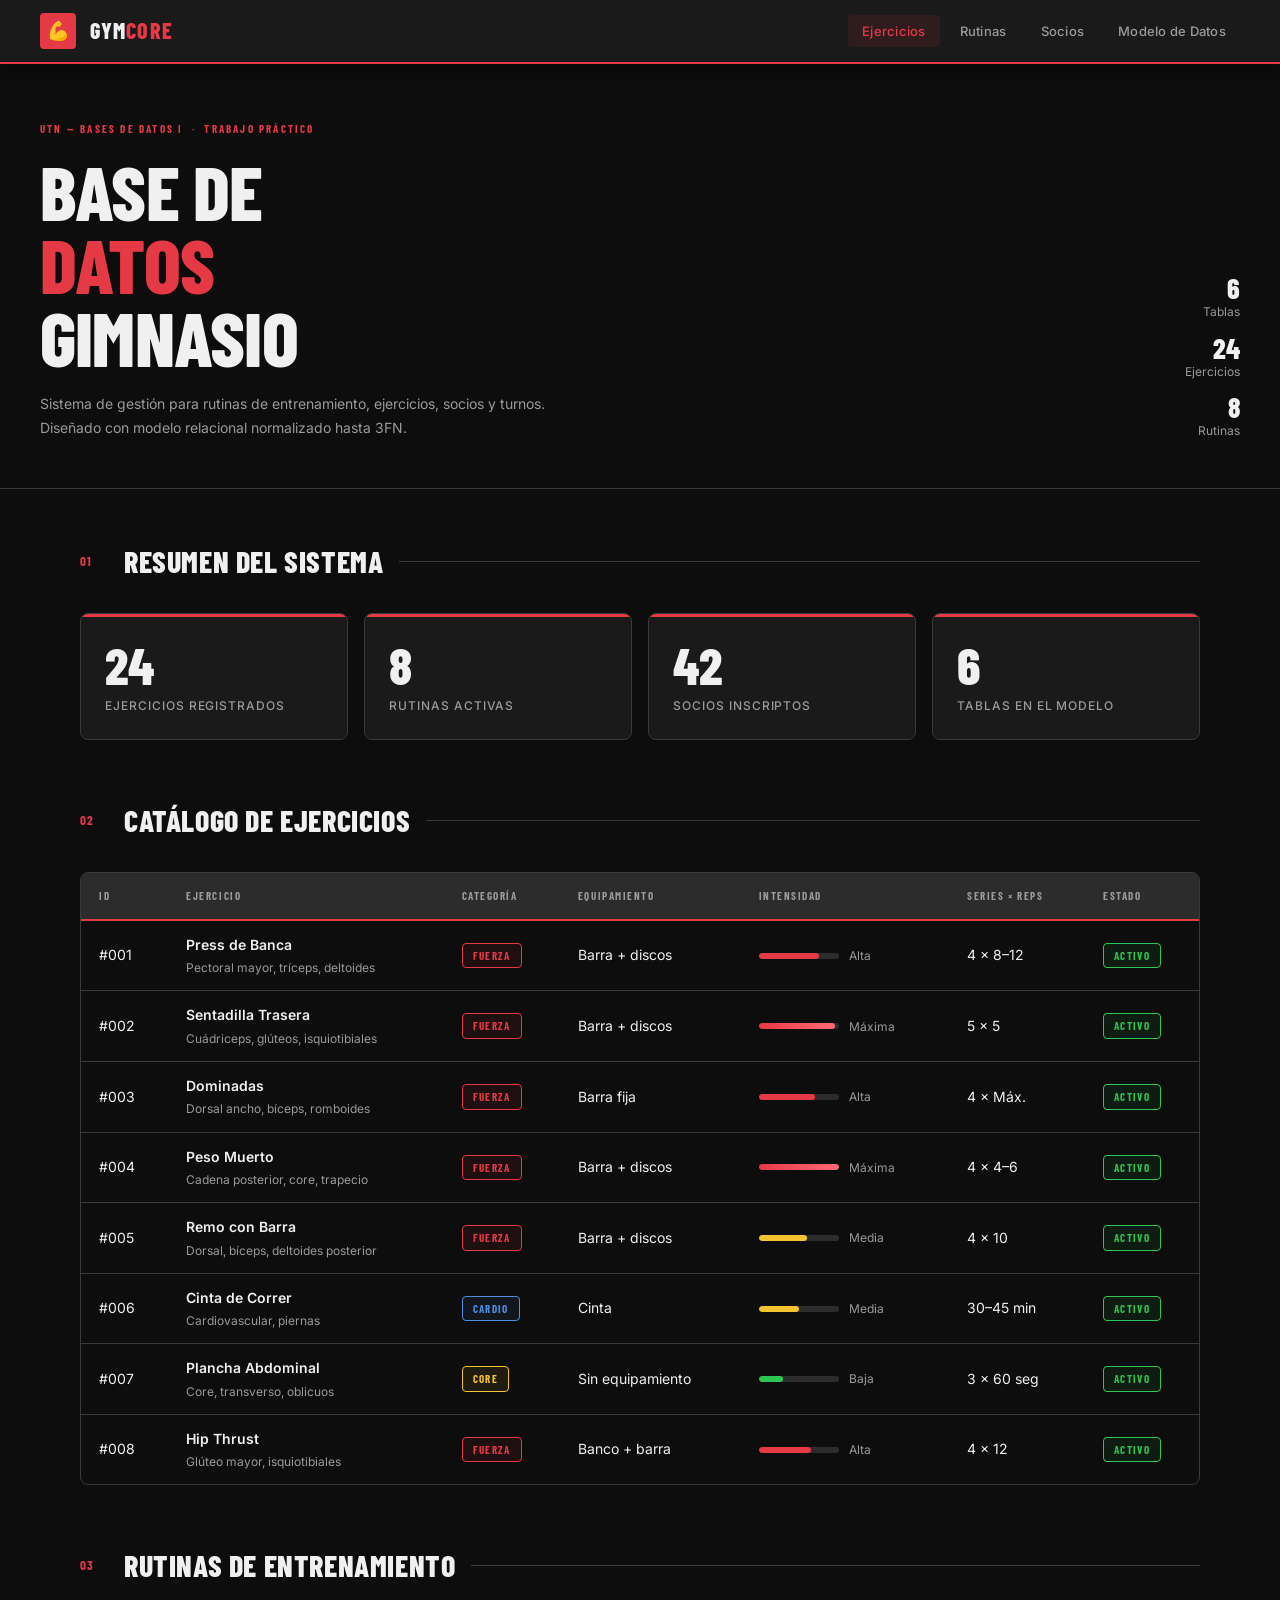
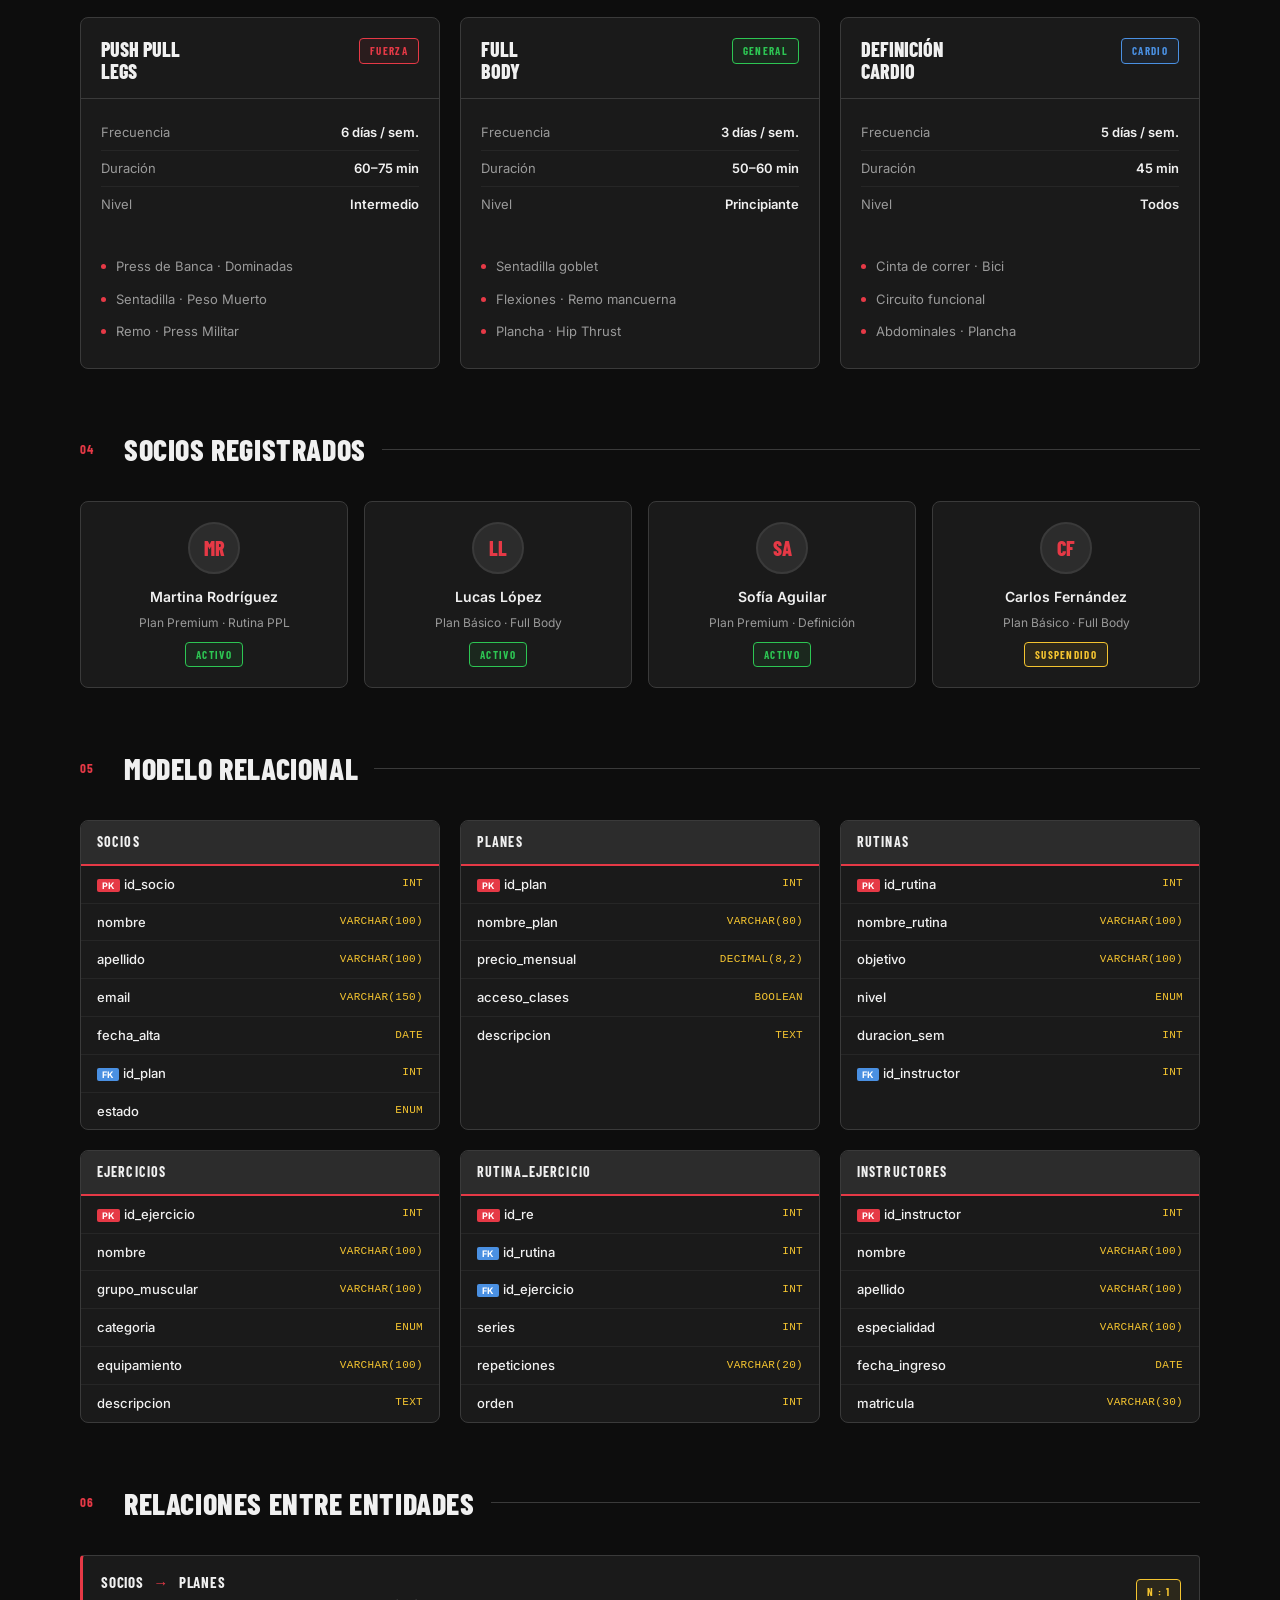
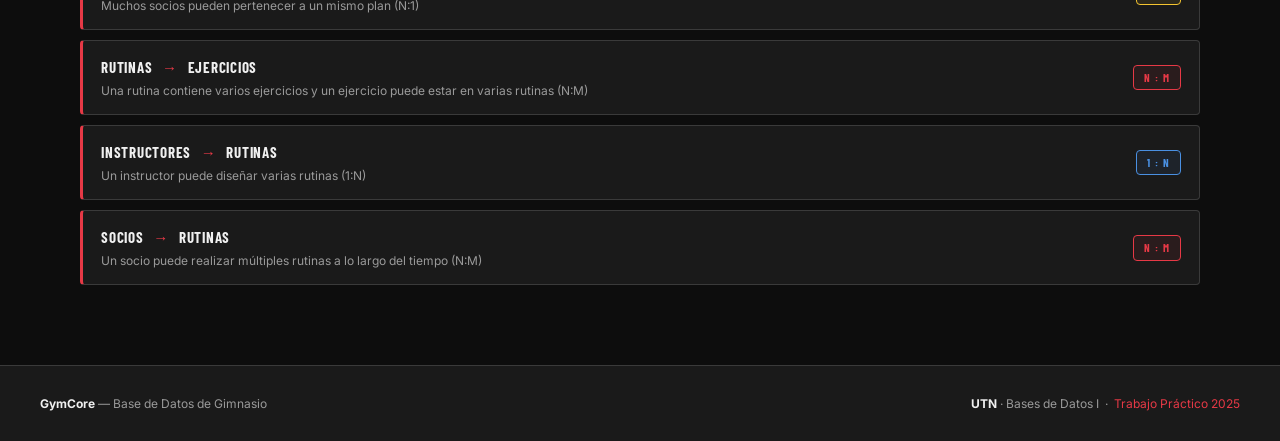
<file: JASON_CODIGO/index.html>
<!DOCTYPE html>
<html lang="es">
<head>
  <meta charset="UTF-8" />
  <meta name="viewport" content="width=device-width, initial-scale=1.0" />
  <title>Base de Datos – GymCore | UTN</title>
  <link rel="stylesheet" href="gimnasio.css" />
</head>
<body>

  <!-- ══════════════════════════════════════
       HEADER
  ══════════════════════════════════════ -->
  <header>
    <div class="header-logo">
      <div class="logo-icono">💪</div>
      <span class="logo-texto">Gym<span>Core</span></span>
    </div>
    <nav class="header-nav">
      <a href="#ejercicios" class="activo">Ejercicios</a>
      <a href="#rutinas">Rutinas</a>
      <a href="#socios">Socios</a>
      <a href="#modelo">Modelo de Datos</a>
    </nav>
  </header>

  <!-- ══════════════════════════════════════
       HERO
  ══════════════════════════════════════ -->
  <div class="hero">
    <div>
      <p class="hero-eyebrow">UTN — Bases de Datos I &nbsp;·&nbsp; Trabajo Práctico</p>
      <h1>Base de<br /><em>Datos</em><br />Gimnasio</h1>
      <p class="hero-subtitulo">
        Sistema de gestión para rutinas de entrenamiento, ejercicios, socios y turnos.
        Diseñado con modelo relacional normalizado hasta 3FN.
      </p>
    </div>
    <div class="hero-meta">
      <div class="hero-meta-item">
        <strong>6</strong>Tablas
      </div>
      <div class="hero-meta-item">
        <strong>24</strong>Ejercicios
      </div>
      <div class="hero-meta-item">
        <strong>8</strong>Rutinas
      </div>
    </div>
  </div>

  <!-- ══════════════════════════════════════
       MAIN
  ══════════════════════════════════════ -->
  <main>

    <!-- ── Estadísticas generales ── -->
    <section>
      <div class="seccion-titulo">
        <span class="seccion-num">01</span>
        <h2>Resumen del Sistema</h2>
      </div>

      <div class="stats-grid">
        <div class="stat-card">
          <div class="stat-numero">24</div>
          <div class="stat-label">Ejercicios registrados</div>
        </div>
        <div class="stat-card">
          <div class="stat-numero">8</div>
          <div class="stat-label">Rutinas activas</div>
        </div>
        <div class="stat-card">
          <div class="stat-numero">42</div>
          <div class="stat-label">Socios inscriptos</div>
        </div>
        <div class="stat-card">
          <div class="stat-numero">6</div>
          <div class="stat-label">Tablas en el modelo</div>
        </div>
      </div>
    </section>

    <!-- ── Catálogo de ejercicios ── -->
    <section id="ejercicios">
      <div class="seccion-titulo">
        <span class="seccion-num">02</span>
        <h2>Catálogo de Ejercicios</h2>
      </div>

      <div class="tabla-wrapper">
        <table>
          <thead>
            <tr>
              <th>ID</th>
              <th>Ejercicio</th>
              <th>Categoría</th>
              <th>Equipamiento</th>
              <th>Intensidad</th>
              <th>Series × Reps</th>
              <th>Estado</th>
            </tr>
          </thead>
          <tbody>

            <tr>
              <td>#001</td>
              <td>
                <div class="ejercicio-nombre">Press de Banca</div>
                <div class="ejercicio-musculo">Pectoral mayor, tríceps, deltoides</div>
              </td>
              <td><span class="tag tag-rojo">Fuerza</span></td>
              <td>Barra + discos</td>
              <td>
                <div class="barra-wrap">
                  <div class="barra-intensidad"><div class="barra-fill fill-alta" style="width:75%"></div></div>
                  <span class="barra-label">Alta</span>
                </div>
              </td>
              <td>4 × 8–12</td>
              <td><span class="tag tag-verde">Activo</span></td>
            </tr>

            <tr>
              <td>#002</td>
              <td>
                <div class="ejercicio-nombre">Sentadilla Trasera</div>
                <div class="ejercicio-musculo">Cuádriceps, glúteos, isquiotibiales</div>
              </td>
              <td><span class="tag tag-rojo">Fuerza</span></td>
              <td>Barra + discos</td>
              <td>
                <div class="barra-wrap">
                  <div class="barra-intensidad"><div class="barra-fill fill-maxima" style="width:95%"></div></div>
                  <span class="barra-label">Máxima</span>
                </div>
              </td>
              <td>5 × 5</td>
              <td><span class="tag tag-verde">Activo</span></td>
            </tr>

            <tr>
              <td>#003</td>
              <td>
                <div class="ejercicio-nombre">Dominadas</div>
                <div class="ejercicio-musculo">Dorsal ancho, bíceps, romboides</div>
              </td>
              <td><span class="tag tag-rojo">Fuerza</span></td>
              <td>Barra fija</td>
              <td>
                <div class="barra-wrap">
                  <div class="barra-intensidad"><div class="barra-fill fill-alta" style="width:70%"></div></div>
                  <span class="barra-label">Alta</span>
                </div>
              </td>
              <td>4 × Máx.</td>
              <td><span class="tag tag-verde">Activo</span></td>
            </tr>

            <tr>
              <td>#004</td>
              <td>
                <div class="ejercicio-nombre">Peso Muerto</div>
                <div class="ejercicio-musculo">Cadena posterior, core, trapecio</div>
              </td>
              <td><span class="tag tag-rojo">Fuerza</span></td>
              <td>Barra + discos</td>
              <td>
                <div class="barra-wrap">
                  <div class="barra-intensidad"><div class="barra-fill fill-maxima" style="width:100%"></div></div>
                  <span class="barra-label">Máxima</span>
                </div>
              </td>
              <td>4 × 4–6</td>
              <td><span class="tag tag-verde">Activo</span></td>
            </tr>

            <tr>
              <td>#005</td>
              <td>
                <div class="ejercicio-nombre">Remo con Barra</div>
                <div class="ejercicio-musculo">Dorsal, bíceps, deltoides posterior</div>
              </td>
              <td><span class="tag tag-rojo">Fuerza</span></td>
              <td>Barra + discos</td>
              <td>
                <div class="barra-wrap">
                  <div class="barra-intensidad"><div class="barra-fill fill-media" style="width:60%"></div></div>
                  <span class="barra-label">Media</span>
                </div>
              </td>
              <td>4 × 10</td>
              <td><span class="tag tag-verde">Activo</span></td>
            </tr>

            <tr>
              <td>#006</td>
              <td>
                <div class="ejercicio-nombre">Cinta de Correr</div>
                <div class="ejercicio-musculo">Cardiovascular, piernas</div>
              </td>
              <td><span class="tag tag-azul">Cardio</span></td>
              <td>Cinta</td>
              <td>
                <div class="barra-wrap">
                  <div class="barra-intensidad"><div class="barra-fill fill-media" style="width:50%"></div></div>
                  <span class="barra-label">Media</span>
                </div>
              </td>
              <td>30–45 min</td>
              <td><span class="tag tag-verde">Activo</span></td>
            </tr>

            <tr>
              <td>#007</td>
              <td>
                <div class="ejercicio-nombre">Plancha Abdominal</div>
                <div class="ejercicio-musculo">Core, transverso, oblicuos</div>
              </td>
              <td><span class="tag tag-amarillo">Core</span></td>
              <td>Sin equipamiento</td>
              <td>
                <div class="barra-wrap">
                  <div class="barra-intensidad"><div class="barra-fill fill-baja" style="width:30%"></div></div>
                  <span class="barra-label">Baja</span>
                </div>
              </td>
              <td>3 × 60 seg</td>
              <td><span class="tag tag-verde">Activo</span></td>
            </tr>

            <tr>
              <td>#008</td>
              <td>
                <div class="ejercicio-nombre">Hip Thrust</div>
                <div class="ejercicio-musculo">Glúteo mayor, isquiotibiales</div>
              </td>
              <td><span class="tag tag-rojo">Fuerza</span></td>
              <td>Banco + barra</td>
              <td>
                <div class="barra-wrap">
                  <div class="barra-intensidad"><div class="barra-fill fill-alta" style="width:65%"></div></div>
                  <span class="barra-label">Alta</span>
                </div>
              </td>
              <td>4 × 12</td>
              <td><span class="tag tag-verde">Activo</span></td>
            </tr>

          </tbody>
        </table>
      </div>
    </section>

    <!-- ── Rutinas ── -->
    <section id="rutinas">
      <div class="seccion-titulo">
        <span class="seccion-num">03</span>
        <h2>Rutinas de Entrenamiento</h2>
      </div>

      <div class="rutinas-grid">

        <div class="rutina-card">
          <div class="rutina-header">
            <div class="rutina-nombre">Push Pull<br />Legs</div>
            <span class="tag tag-rojo">Fuerza</span>
          </div>
          <div class="rutina-body">
            <div class="rutina-dato">
              <span class="rutina-dato-key">Frecuencia</span>
              <span class="rutina-dato-val">6 días / sem.</span>
            </div>
            <div class="rutina-dato">
              <span class="rutina-dato-key">Duración</span>
              <span class="rutina-dato-val">60–75 min</span>
            </div>
            <div class="rutina-dato">
              <span class="rutina-dato-key">Nivel</span>
              <span class="rutina-dato-val">Intermedio</span>
            </div>
          </div>
          <div class="rutina-ejercicios">
            <div class="rutina-ejercicio-item">Press de Banca · Dominadas</div>
            <div class="rutina-ejercicio-item">Sentadilla · Peso Muerto</div>
            <div class="rutina-ejercicio-item">Remo · Press Militar</div>
          </div>
        </div>

        <div class="rutina-card">
          <div class="rutina-header">
            <div class="rutina-nombre">Full<br />Body</div>
            <span class="tag tag-verde">General</span>
          </div>
          <div class="rutina-body">
            <div class="rutina-dato">
              <span class="rutina-dato-key">Frecuencia</span>
              <span class="rutina-dato-val">3 días / sem.</span>
            </div>
            <div class="rutina-dato">
              <span class="rutina-dato-key">Duración</span>
              <span class="rutina-dato-val">50–60 min</span>
            </div>
            <div class="rutina-dato">
              <span class="rutina-dato-key">Nivel</span>
              <span class="rutina-dato-val">Principiante</span>
            </div>
          </div>
          <div class="rutina-ejercicios">
            <div class="rutina-ejercicio-item">Sentadilla goblet</div>
            <div class="rutina-ejercicio-item">Flexiones · Remo mancuerna</div>
            <div class="rutina-ejercicio-item">Plancha · Hip Thrust</div>
          </div>
        </div>

        <div class="rutina-card">
          <div class="rutina-header">
            <div class="rutina-nombre">Definición<br />Cardio</div>
            <span class="tag tag-azul">Cardio</span>
          </div>
          <div class="rutina-body">
            <div class="rutina-dato">
              <span class="rutina-dato-key">Frecuencia</span>
              <span class="rutina-dato-val">5 días / sem.</span>
            </div>
            <div class="rutina-dato">
              <span class="rutina-dato-key">Duración</span>
              <span class="rutina-dato-val">45 min</span>
            </div>
            <div class="rutina-dato">
              <span class="rutina-dato-key">Nivel</span>
              <span class="rutina-dato-val">Todos</span>
            </div>
          </div>
          <div class="rutina-ejercicios">
            <div class="rutina-ejercicio-item">Cinta de correr · Bici</div>
            <div class="rutina-ejercicio-item">Circuito funcional</div>
            <div class="rutina-ejercicio-item">Abdominales · Plancha</div>
          </div>
        </div>

      </div>
    </section>

    <!-- ── Socios ── -->
    <section id="socios">
      <div class="seccion-titulo">
        <span class="seccion-num">04</span>
        <h2>Socios Registrados</h2>
      </div>

      <div class="socios-grid">

        <div class="socio-card">
          <div class="socio-avatar">MR</div>
          <div class="socio-nombre">Martina Rodríguez</div>
          <div class="socio-plan">Plan Premium · Rutina PPL</div>
          <span class="tag tag-verde">Activo</span>
        </div>

        <div class="socio-card">
          <div class="socio-avatar">LL</div>
          <div class="socio-nombre">Lucas López</div>
          <div class="socio-plan">Plan Básico · Full Body</div>
          <span class="tag tag-verde">Activo</span>
        </div>

        <div class="socio-card">
          <div class="socio-avatar">SA</div>
          <div class="socio-nombre">Sofía Aguilar</div>
          <div class="socio-plan">Plan Premium · Definición</div>
          <span class="tag tag-verde">Activo</span>
        </div>

        <div class="socio-card">
          <div class="socio-avatar">CF</div>
          <div class="socio-nombre">Carlos Fernández</div>
          <div class="socio-plan">Plan Básico · Full Body</div>
          <span class="tag tag-amarillo">Suspendido</span>
        </div>

      </div>
    </section>

    <!-- ── Modelo de datos (ERD) ── -->
    <section id="modelo">
      <div class="seccion-titulo">
        <span class="seccion-num">05</span>
        <h2>Modelo Relacional</h2>
      </div>

      <div class="er-grid">

        <!-- SOCIOS -->
        <div class="er-tabla">
          <div class="er-tabla-nombre">Socios</div>
          <div class="er-campo">
            <div>
              <span class="pk-badge">PK</span>
              <span class="er-campo-nombre"> id_socio</span>
            </div>
            <span class="er-campo-tipo">INT</span>
          </div>
          <div class="er-campo">
            <span class="er-campo-nombre">nombre</span>
            <span class="er-campo-tipo">VARCHAR(100)</span>
          </div>
          <div class="er-campo">
            <span class="er-campo-nombre">apellido</span>
            <span class="er-campo-tipo">VARCHAR(100)</span>
          </div>
          <div class="er-campo">
            <span class="er-campo-nombre">email</span>
            <span class="er-campo-tipo">VARCHAR(150)</span>
          </div>
          <div class="er-campo">
            <span class="er-campo-nombre">fecha_alta</span>
            <span class="er-campo-tipo">DATE</span>
          </div>
          <div class="er-campo">
            <div>
              <span class="fk-badge">FK</span>
              <span class="er-campo-nombre"> id_plan</span>
            </div>
            <span class="er-campo-tipo">INT</span>
          </div>
          <div class="er-campo">
            <span class="er-campo-nombre">estado</span>
            <span class="er-campo-tipo">ENUM</span>
          </div>
        </div>

        <!-- PLANES -->
        <div class="er-tabla">
          <div class="er-tabla-nombre">Planes</div>
          <div class="er-campo">
            <div>
              <span class="pk-badge">PK</span>
              <span class="er-campo-nombre"> id_plan</span>
            </div>
            <span class="er-campo-tipo">INT</span>
          </div>
          <div class="er-campo">
            <span class="er-campo-nombre">nombre_plan</span>
            <span class="er-campo-tipo">VARCHAR(80)</span>
          </div>
          <div class="er-campo">
            <span class="er-campo-nombre">precio_mensual</span>
            <span class="er-campo-tipo">DECIMAL(8,2)</span>
          </div>
          <div class="er-campo">
            <span class="er-campo-nombre">acceso_clases</span>
            <span class="er-campo-tipo">BOOLEAN</span>
          </div>
          <div class="er-campo">
            <span class="er-campo-nombre">descripcion</span>
            <span class="er-campo-tipo">TEXT</span>
          </div>
        </div>

        <!-- RUTINAS -->
        <div class="er-tabla">
          <div class="er-tabla-nombre">Rutinas</div>
          <div class="er-campo">
            <div>
              <span class="pk-badge">PK</span>
              <span class="er-campo-nombre"> id_rutina</span>
            </div>
            <span class="er-campo-tipo">INT</span>
          </div>
          <div class="er-campo">
            <span class="er-campo-nombre">nombre_rutina</span>
            <span class="er-campo-tipo">VARCHAR(100)</span>
          </div>
          <div class="er-campo">
            <span class="er-campo-nombre">objetivo</span>
            <span class="er-campo-tipo">VARCHAR(100)</span>
          </div>
          <div class="er-campo">
            <span class="er-campo-nombre">nivel</span>
            <span class="er-campo-tipo">ENUM</span>
          </div>
          <div class="er-campo">
            <span class="er-campo-nombre">duracion_sem</span>
            <span class="er-campo-tipo">INT</span>
          </div>
          <div class="er-campo">
            <div>
              <span class="fk-badge">FK</span>
              <span class="er-campo-nombre"> id_instructor</span>
            </div>
            <span class="er-campo-tipo">INT</span>
          </div>
        </div>

        <!-- EJERCICIOS -->
        <div class="er-tabla">
          <div class="er-tabla-nombre">Ejercicios</div>
          <div class="er-campo">
            <div>
              <span class="pk-badge">PK</span>
              <span class="er-campo-nombre"> id_ejercicio</span>
            </div>
            <span class="er-campo-tipo">INT</span>
          </div>
          <div class="er-campo">
            <span class="er-campo-nombre">nombre</span>
            <span class="er-campo-tipo">VARCHAR(100)</span>
          </div>
          <div class="er-campo">
            <span class="er-campo-nombre">grupo_muscular</span>
            <span class="er-campo-tipo">VARCHAR(100)</span>
          </div>
          <div class="er-campo">
            <span class="er-campo-nombre">categoria</span>
            <span class="er-campo-tipo">ENUM</span>
          </div>
          <div class="er-campo">
            <span class="er-campo-nombre">equipamiento</span>
            <span class="er-campo-tipo">VARCHAR(100)</span>
          </div>
          <div class="er-campo">
            <span class="er-campo-nombre">descripcion</span>
            <span class="er-campo-tipo">TEXT</span>
          </div>
        </div>

        <!-- RUTINA_EJERCICIO (tabla intermedia) -->
        <div class="er-tabla">
          <div class="er-tabla-nombre">Rutina_Ejercicio</div>
          <div class="er-campo">
            <div>
              <span class="pk-badge">PK</span>
              <span class="er-campo-nombre"> id_re</span>
            </div>
            <span class="er-campo-tipo">INT</span>
          </div>
          <div class="er-campo">
            <div>
              <span class="fk-badge">FK</span>
              <span class="er-campo-nombre"> id_rutina</span>
            </div>
            <span class="er-campo-tipo">INT</span>
          </div>
          <div class="er-campo">
            <div>
              <span class="fk-badge">FK</span>
              <span class="er-campo-nombre"> id_ejercicio</span>
            </div>
            <span class="er-campo-tipo">INT</span>
          </div>
          <div class="er-campo">
            <span class="er-campo-nombre">series</span>
            <span class="er-campo-tipo">INT</span>
          </div>
          <div class="er-campo">
            <span class="er-campo-nombre">repeticiones</span>
            <span class="er-campo-tipo">VARCHAR(20)</span>
          </div>
          <div class="er-campo">
            <span class="er-campo-nombre">orden</span>
            <span class="er-campo-tipo">INT</span>
          </div>
        </div>

        <!-- INSTRUCTORES -->
        <div class="er-tabla">
          <div class="er-tabla-nombre">Instructores</div>
          <div class="er-campo">
            <div>
              <span class="pk-badge">PK</span>
              <span class="er-campo-nombre"> id_instructor</span>
            </div>
            <span class="er-campo-tipo">INT</span>
          </div>
          <div class="er-campo">
            <span class="er-campo-nombre">nombre</span>
            <span class="er-campo-tipo">VARCHAR(100)</span>
          </div>
          <div class="er-campo">
            <span class="er-campo-nombre">apellido</span>
            <span class="er-campo-tipo">VARCHAR(100)</span>
          </div>
          <div class="er-campo">
            <span class="er-campo-nombre">especialidad</span>
            <span class="er-campo-tipo">VARCHAR(100)</span>
          </div>
          <div class="er-campo">
            <span class="er-campo-nombre">fecha_ingreso</span>
            <span class="er-campo-tipo">DATE</span>
          </div>
          <div class="er-campo">
            <span class="er-campo-nombre">matricula</span>
            <span class="er-campo-tipo">VARCHAR(30)</span>
          </div>
        </div>

      </div>
    </section>

    <!-- ── Relaciones ── -->
    <section>
      <div class="seccion-titulo">
        <span class="seccion-num">06</span>
        <h2>Relaciones entre Entidades</h2>
      </div>

      <div class="relaciones-lista">

        <div class="relacion-item">
          <div>
            <div class="relacion-entidades">Socios <span>→</span> Planes</div>
            <div class="relacion-tipo">Muchos socios pueden pertenecer a un mismo plan (N:1)</div>
          </div>
          <span class="tag tag-amarillo">N : 1</span>
        </div>

        <div class="relacion-item">
          <div>
            <div class="relacion-entidades">Rutinas <span>→</span> Ejercicios</div>
            <div class="relacion-tipo">Una rutina contiene varios ejercicios y un ejercicio puede estar en varias rutinas (N:M)</div>
          </div>
          <span class="tag tag-rojo">N : M</span>
        </div>

        <div class="relacion-item">
          <div>
            <div class="relacion-entidades">Instructores <span>→</span> Rutinas</div>
            <div class="relacion-tipo">Un instructor puede diseñar varias rutinas (1:N)</div>
          </div>
          <span class="tag tag-azul">1 : N</span>
        </div>

        <div class="relacion-item">
          <div>
            <div class="relacion-entidades">Socios <span>→</span> Rutinas</div>
            <div class="relacion-tipo">Un socio puede realizar múltiples rutinas a lo largo del tiempo (N:M)</div>
          </div>
          <span class="tag tag-rojo">N : M</span>
        </div>

      </div>
    </section>

  </main>

  <!-- ══════════════════════════════════════
       FOOTER
  ══════════════════════════════════════ -->
  <footer>
    <div>
      <strong>GymCore</strong> — Base de Datos de Gimnasio
    </div>
    <div>
      <strong>UTN</strong> · Bases de Datos I
      &nbsp;·&nbsp;
      <span class="footer-rojo">Trabajo Práctico 2025</span>
    </div>
  </footer>

</body>
</html>
</file>
<file: JASON_CODIGO/gimnasio.css>
/* ================================================
   BASE DE DATOS - GIMNASIO
   UTN - Diseño Industrial Oscuro
   ================================================ */

@import url('https://fonts.googleapis.com/css2?family=Barlow+Condensed:wght@400;600;700;800&family=Inter:wght@300;400;500;600&display=swap');

/* ── Variables ─────────────────────────────── */
:root {
  --negro:       #0D0D0D;
  --gris-oscuro: #1A1A1A;
  --gris-medio:  #2C2C2C;
  --gris-borde:  #3A3A3A;
  --rojo:        #E63946;
  --rojo-suave:  #FF6B75;
  --blanco:      #F0F0F0;
  --gris-texto:  #9A9A9A;
  --verde:       #2DC653;
  --amarillo:    #F4C430;
  --azul:        #4A90E2;

  --fuente-titulo: 'Barlow Condensed', sans-serif;
  --fuente-cuerpo: 'Inter', sans-serif;

  --radio:     4px;
  --radio-lg:  8px;
  --sombra:    0 4px 20px rgba(0,0,0,0.5);
}

/* ── Reset ─────────────────────────────────── */
*, *::before, *::after {
  box-sizing: border-box;
  margin: 0;
  padding: 0;
}

html { scroll-behavior: smooth; }

body {
  background-color: var(--negro);
  color: var(--blanco);
  font-family: var(--fuente-cuerpo);
  font-size: 15px;
  line-height: 1.6;
  -webkit-font-smoothing: antialiased;
}

/* ── Utilidades ─────────────────────────────── */
.tag {
  display: inline-block;
  font-family: var(--fuente-titulo);
  font-size: 11px;
  font-weight: 700;
  letter-spacing: 0.12em;
  text-transform: uppercase;
  padding: 3px 10px;
  border-radius: var(--radio);
  border: 1px solid currentColor;
}

.tag-rojo    { color: var(--rojo);     border-color: var(--rojo);     background: rgba(230,57,70,0.08); }
.tag-verde   { color: var(--verde);    border-color: var(--verde);    background: rgba(45,198,83,0.08); }
.tag-amarillo{ color: var(--amarillo); border-color: var(--amarillo); background: rgba(244,196,48,0.08); }
.tag-azul    { color: var(--azul);     border-color: var(--azul);     background: rgba(74,144,226,0.08); }

/* ── Header ─────────────────────────────────── */
header {
  background-color: var(--gris-oscuro);
  border-bottom: 2px solid var(--rojo);
  padding: 0 40px;
  display: flex;
  align-items: center;
  justify-content: space-between;
  height: 64px;
  position: sticky;
  top: 0;
  z-index: 100;
  box-shadow: var(--sombra);
}

.header-logo {
  display: flex;
  align-items: center;
  gap: 14px;
}

.logo-icono {
  width: 36px;
  height: 36px;
  background: var(--rojo);
  border-radius: var(--radio);
  display: flex;
  align-items: center;
  justify-content: center;
  font-size: 18px;
}

.logo-texto {
  font-family: var(--fuente-titulo);
  font-size: 22px;
  font-weight: 800;
  letter-spacing: 0.05em;
  text-transform: uppercase;
}

.logo-texto span {
  color: var(--rojo);
}

.header-nav {
  display: flex;
  gap: 6px;
}

.header-nav a {
  color: var(--gris-texto);
  text-decoration: none;
  font-size: 13px;
  font-weight: 500;
  padding: 6px 14px;
  border-radius: var(--radio);
  transition: color 0.2s, background 0.2s;
  letter-spacing: 0.02em;
}

.header-nav a:hover {
  color: var(--blanco);
  background: var(--gris-medio);
}

.header-nav a.activo {
  color: var(--rojo);
  background: rgba(230,57,70,0.1);
}

/* ── Hero / Portada ─────────────────────────── */
.hero {
  padding: 56px 40px 48px;
  border-bottom: 1px solid var(--gris-borde);
  display: grid;
  grid-template-columns: 1fr auto;
  align-items: end;
  gap: 40px;
}

.hero-eyebrow {
  font-family: var(--fuente-titulo);
  font-size: 11px;
  font-weight: 700;
  letter-spacing: 0.2em;
  text-transform: uppercase;
  color: var(--rojo);
  margin-bottom: 16px;
}

.hero h1 {
  font-family: var(--fuente-titulo);
  font-size: clamp(42px, 6vw, 80px);
  font-weight: 800;
  line-height: 0.95;
  text-transform: uppercase;
  letter-spacing: -0.01em;
}

.hero h1 em {
  font-style: normal;
  color: var(--rojo);
}

.hero-subtitulo {
  margin-top: 20px;
  font-size: 14px;
  color: var(--gris-texto);
  max-width: 520px;
  line-height: 1.7;
}

.hero-meta {
  display: flex;
  flex-direction: column;
  gap: 12px;
  text-align: right;
}

.hero-meta-item {
  font-size: 12px;
  color: var(--gris-texto);
}

.hero-meta-item strong {
  display: block;
  font-family: var(--fuente-titulo);
  font-size: 28px;
  font-weight: 800;
  color: var(--blanco);
  line-height: 1;
}

/* ── Layout principal ───────────────────────── */
main {
  max-width: 1200px;
  margin: 0 auto;
  padding: 48px 40px 80px;
  display: flex;
  flex-direction: column;
  gap: 56px;
}

/* ── Sección genérica ───────────────────────── */
.seccion-titulo {
  display: flex;
  align-items: center;
  gap: 16px;
  margin-bottom: 28px;
}

.seccion-titulo h2 {
  font-family: var(--fuente-titulo);
  font-size: 30px;
  font-weight: 800;
  text-transform: uppercase;
  letter-spacing: 0.02em;
}

.seccion-titulo::after {
  content: '';
  flex: 1;
  height: 1px;
  background: var(--gris-borde);
}

.seccion-num {
  font-family: var(--fuente-titulo);
  font-size: 13px;
  font-weight: 700;
  color: var(--rojo);
  letter-spacing: 0.1em;
  min-width: 28px;
}

/* ── Estadísticas (cards numéricas) ─────────── */
.stats-grid {
  display: grid;
  grid-template-columns: repeat(4, 1fr);
  gap: 16px;
}

.stat-card {
  background: var(--gris-oscuro);
  border: 1px solid var(--gris-borde);
  border-radius: var(--radio-lg);
  padding: 24px;
  position: relative;
  overflow: hidden;
  transition: border-color 0.2s;
}

.stat-card:hover {
  border-color: var(--rojo);
}

.stat-card::before {
  content: '';
  position: absolute;
  top: 0; left: 0; right: 0;
  height: 3px;
  background: var(--rojo);
}

.stat-numero {
  font-family: var(--fuente-titulo);
  font-size: 52px;
  font-weight: 800;
  line-height: 1;
  color: var(--blanco);
}

.stat-label {
  font-size: 12px;
  font-weight: 500;
  color: var(--gris-texto);
  text-transform: uppercase;
  letter-spacing: 0.08em;
  margin-top: 6px;
}

/* ── Tabla de ejercicios ────────────────────── */
.tabla-wrapper {
  overflow-x: auto;
  border-radius: var(--radio-lg);
  border: 1px solid var(--gris-borde);
}

table {
  width: 100%;
  border-collapse: collapse;
  font-size: 14px;
}

thead {
  background: var(--gris-medio);
}

thead th {
  padding: 14px 18px;
  text-align: left;
  font-family: var(--fuente-titulo);
  font-size: 11px;
  font-weight: 700;
  letter-spacing: 0.14em;
  text-transform: uppercase;
  color: var(--gris-texto);
  border-bottom: 2px solid var(--rojo);
  white-space: nowrap;
}

tbody tr {
  border-bottom: 1px solid var(--gris-borde);
  transition: background 0.15s;
}

tbody tr:last-child {
  border-bottom: none;
}

tbody tr:hover {
  background: rgba(255,255,255,0.03);
}

tbody td {
  padding: 13px 18px;
  vertical-align: middle;
}

.ejercicio-nombre {
  font-weight: 600;
  color: var(--blanco);
}

.ejercicio-musculo {
  font-size: 12px;
  color: var(--gris-texto);
  margin-top: 2px;
}

/* Barra de intensidad */
.barra-wrap {
  display: flex;
  align-items: center;
  gap: 10px;
}

.barra-intensidad {
  height: 6px;
  width: 80px;
  background: var(--gris-medio);
  border-radius: 3px;
  overflow: hidden;
  flex-shrink: 0;
}

.barra-fill {
  height: 100%;
  border-radius: 3px;
  transition: width 0.6s ease;
}

.fill-baja    { background: var(--verde);    }
.fill-media   { background: var(--amarillo); }
.fill-alta    { background: var(--rojo);     }
.fill-maxima  { background: linear-gradient(90deg, var(--rojo), var(--rojo-suave)); }

.barra-label {
  font-size: 12px;
  color: var(--gris-texto);
  min-width: 42px;
}

/* ── Rutinas (cards) ────────────────────────── */
.rutinas-grid {
  display: grid;
  grid-template-columns: repeat(3, 1fr);
  gap: 20px;
}

.rutina-card {
  background: var(--gris-oscuro);
  border: 1px solid var(--gris-borde);
  border-radius: var(--radio-lg);
  overflow: hidden;
  transition: transform 0.2s, border-color 0.2s;
}

.rutina-card:hover {
  transform: translateY(-3px);
  border-color: var(--gris-texto);
}

.rutina-header {
  padding: 20px 20px 16px;
  border-bottom: 1px solid var(--gris-borde);
  display: flex;
  justify-content: space-between;
  align-items: flex-start;
  gap: 12px;
}

.rutina-nombre {
  font-family: var(--fuente-titulo);
  font-size: 20px;
  font-weight: 800;
  text-transform: uppercase;
  line-height: 1.1;
}

.rutina-body {
  padding: 16px 20px;
}

.rutina-dato {
  display: flex;
  justify-content: space-between;
  align-items: center;
  padding: 7px 0;
  border-bottom: 1px solid rgba(255,255,255,0.05);
  font-size: 13px;
}

.rutina-dato:last-child {
  border-bottom: none;
}

.rutina-dato-key {
  color: var(--gris-texto);
}

.rutina-dato-val {
  font-weight: 600;
  color: var(--blanco);
}

.rutina-ejercicios {
  padding: 12px 20px 20px;
}

.rutina-ejercicio-item {
  display: flex;
  align-items: center;
  gap: 10px;
  padding: 6px 0;
  font-size: 13px;
  color: var(--gris-texto);
}

.rutina-ejercicio-item::before {
  content: '';
  display: inline-block;
  width: 5px;
  height: 5px;
  background: var(--rojo);
  border-radius: 50%;
  flex-shrink: 0;
}



/* ── Tabla Relacional (ERD simplificado) ───── */
.er-grid {
  display: grid;
  grid-template-columns: repeat(3, 1fr);
  gap: 20px;
}

.er-tabla {
  background: var(--gris-oscuro);
  border: 1px solid var(--gris-borde);
  border-radius: var(--radio-lg);
  overflow: hidden;
  font-size: 13px;
}

.er-tabla-nombre {
  background: var(--gris-medio);
  padding: 10px 16px;
  font-family: var(--fuente-titulo);
  font-size: 14px;
  font-weight: 700;
  text-transform: uppercase;
  letter-spacing: 0.08em;
  border-bottom: 2px solid var(--rojo);
  display: flex;
  align-items: center;
  gap: 8px;
}

.pk-badge {
  font-size: 9px;
  font-weight: 700;
  background: var(--rojo);
  color: white;
  padding: 1px 5px;
  border-radius: 2px;
  letter-spacing: 0.05em;
}

.fk-badge {
  font-size: 9px;
  font-weight: 700;
  background: var(--azul);
  color: white;
  padding: 1px 5px;
  border-radius: 2px;
  letter-spacing: 0.05em;
}

.er-campo {
  padding: 8px 16px;
  border-bottom: 1px solid rgba(255,255,255,0.05);
  display: flex;
  justify-content: space-between;
  align-items: center;
  gap: 8px;
  transition: background 0.15s;
}

.er-campo:last-child {
  border-bottom: none;
}

.er-campo:hover {
  background: rgba(255,255,255,0.03);
}

.er-campo-nombre {
  color: var(--blanco);
  font-weight: 500;
}

.er-campo-tipo {
  color: var(--amarillo);
  font-size: 11px;
  font-family: monospace;
  letter-spacing: 0.03em;
}

/* ── Usuarios / Socios ──────────────────────── */
.socios-grid {
  display: grid;
  grid-template-columns: repeat(4, 1fr);
  gap: 16px;
}

.socio-card {
  background: var(--gris-oscuro);
  border: 1px solid var(--gris-borde);
  border-radius: var(--radio-lg);
  padding: 20px;
  text-align: center;
  transition: border-color 0.2s, transform 0.2s;
}

.socio-card:hover {
  border-color: var(--gris-texto);
  transform: translateY(-2px);
}

.socio-avatar {
  width: 52px;
  height: 52px;
  border-radius: 50%;
  background: var(--gris-medio);
  border: 2px solid var(--gris-borde);
  display: flex;
  align-items: center;
  justify-content: center;
  font-family: var(--fuente-titulo);
  font-size: 20px;
  font-weight: 800;
  color: var(--rojo);
  margin: 0 auto 12px;
}

.socio-nombre {
  font-weight: 600;
  font-size: 14px;
  margin-bottom: 4px;
}

.socio-plan {
  font-size: 12px;
  color: var(--gris-texto);
  margin-bottom: 10px;
}

/* ── Descripción de relaciones ──────────────── */
.relaciones-lista {
  display: flex;
  flex-direction: column;
  gap: 10px;
}

.relacion-item {
  background: var(--gris-oscuro);
  border: 1px solid var(--gris-borde);
  border-left: 3px solid var(--rojo);
  border-radius: var(--radio);
  padding: 14px 18px;
  display: grid;
  grid-template-columns: 1fr auto;
  align-items: center;
  gap: 16px;
  font-size: 13px;
}

.relacion-entidades {
  font-family: var(--fuente-titulo);
  font-size: 15px;
  font-weight: 700;
  text-transform: uppercase;
  letter-spacing: 0.05em;
}

.relacion-entidades span {
  color: var(--rojo);
  margin: 0 6px;
}

.relacion-tipo {
  font-size: 12px;
  color: var(--gris-texto);
  margin-top: 2px;
}
/* ── Footer ─────────────────────────────────── */
footer {
  background: var(--gris-oscuro);
  border-top: 1px solid var(--gris-borde);
  padding: 28px 40px;
  display: flex;
  justify-content: space-between;
  align-items: center;
  font-size: 12px;
  color: var(--gris-texto);
}

footer strong {
  color: var(--blanco);
}

.footer-rojo {
  color: var(--rojo);
}

/* ── Responsive ─────────────────────────────── */
@media (max-width: 900px) {
  header      { padding: 0 20px; }
  .hero       { padding: 36px 20px; grid-template-columns: 1fr; }
  .hero-meta  { flex-direction: row; text-align: left; }
  main        { padding: 36px 20px 60px; }
  .stats-grid { grid-template-columns: repeat(2, 1fr); }
  .rutinas-grid { grid-template-columns: 1fr; }
  .er-grid    { grid-template-columns: 1fr; }
  .socios-grid { grid-template-columns: repeat(2, 1fr); }
  .header-nav { display: none; }
}

@media (max-width: 500px) {
  .stats-grid  { grid-template-columns: 1fr; }
  .socios-grid { grid-template-columns: 1fr; }
}

/* ── Animaciones ─────────────────────────────── */
@keyframes fadeIn {
  from { opacity: 0; transform: translateY(12px); }
  to   { opacity: 1; transform: translateY(0); }
}

.stat-card,
.rutina-card,
.er-tabla,
.socio-card {
  animation: fadeIn 0.4s ease both;
}
</file>
